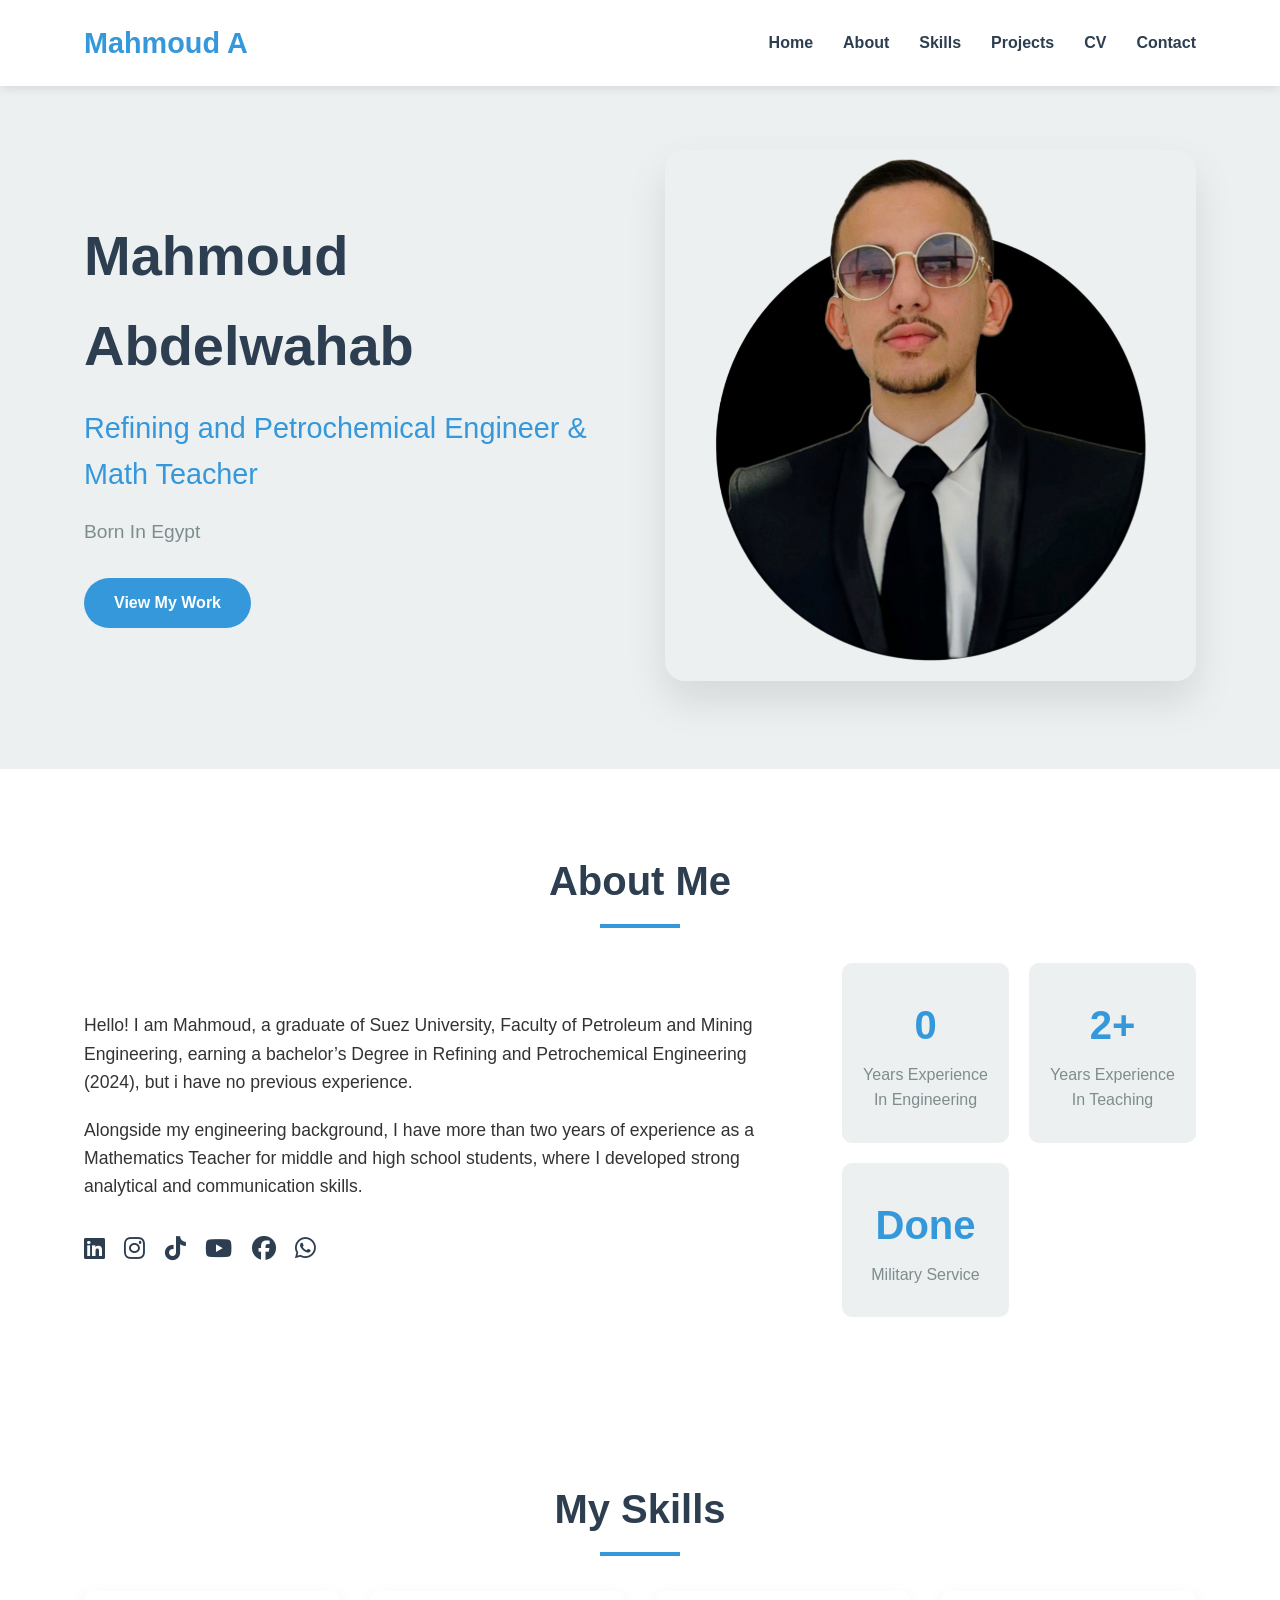
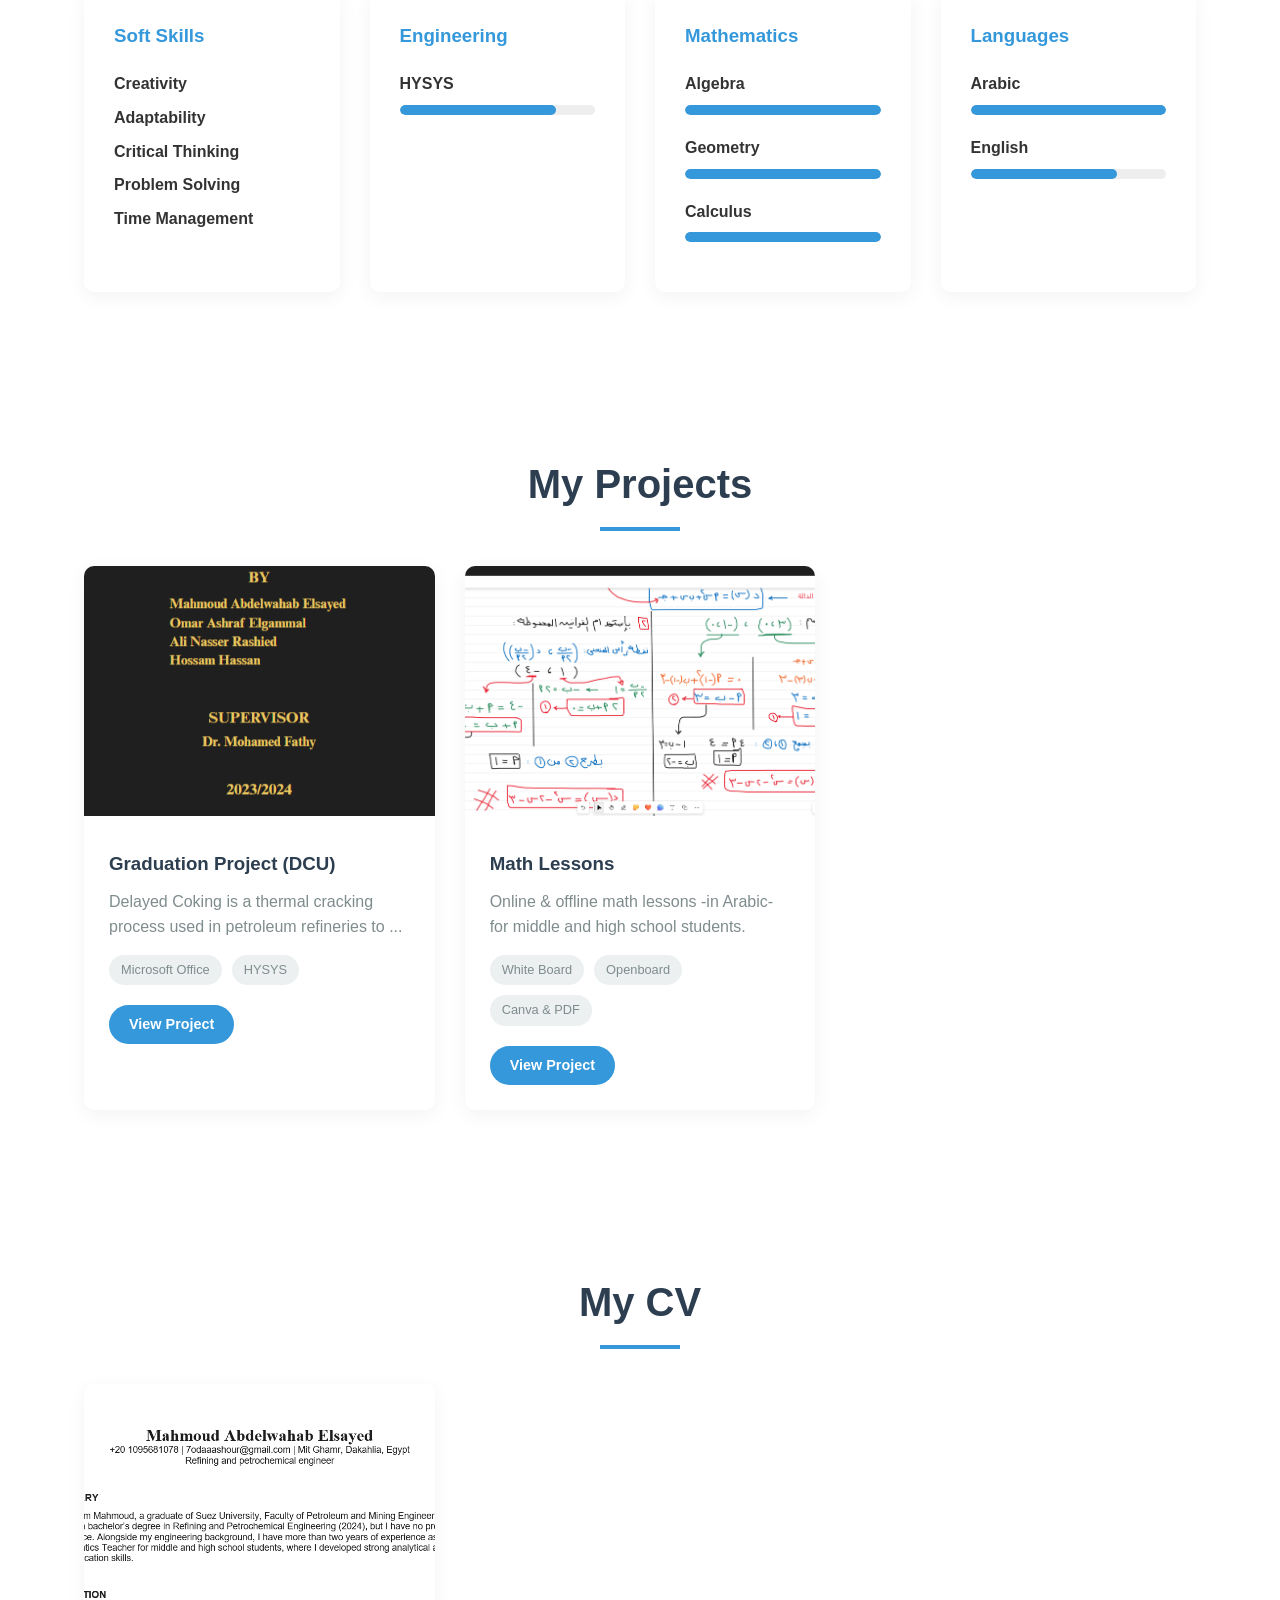
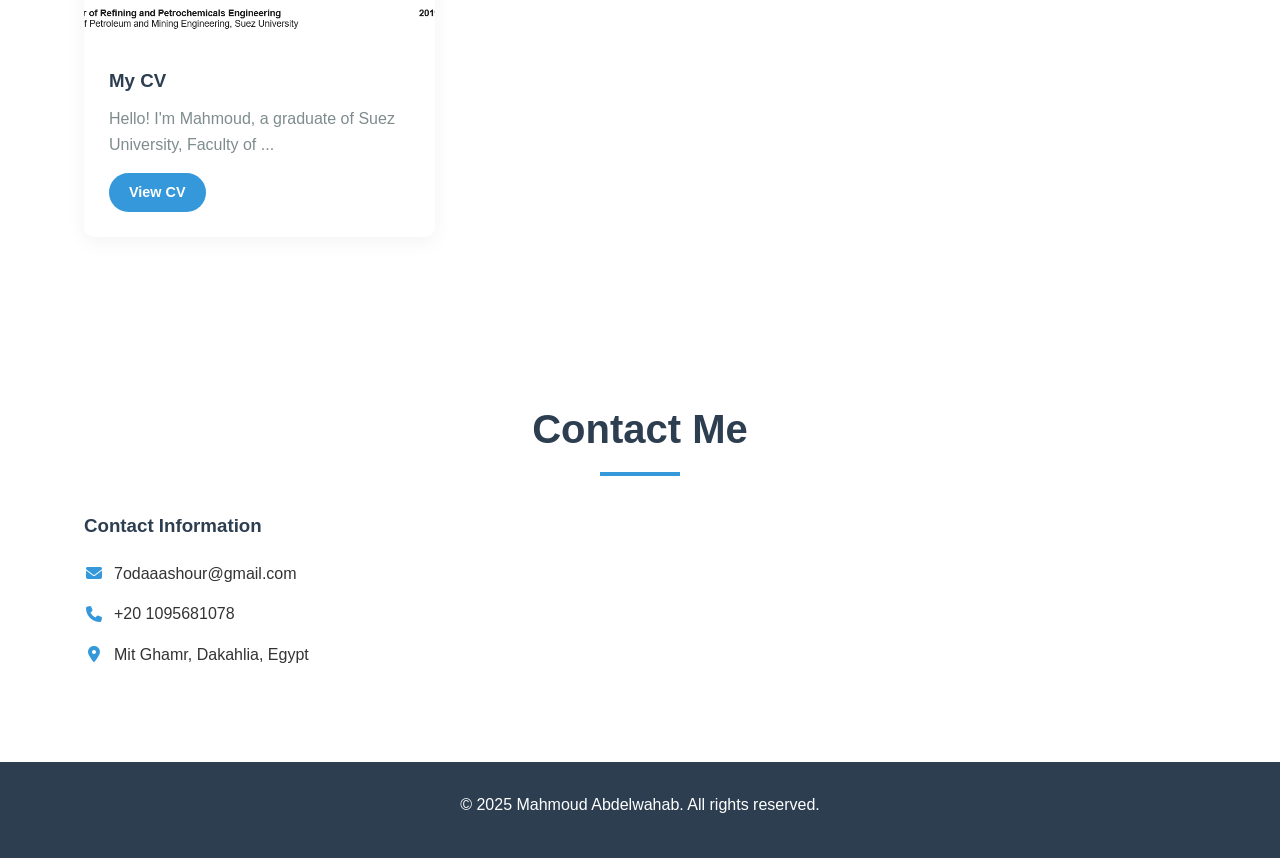
<file: index.html>
<!DOCTYPE html>
<html lang="en">
<head>
    <meta charset="UTF-8">
    <meta name="viewport" content="width=device-width, initial-scale=1.0">
    <title>Mahmoud Abdelwahab</title>
    <link rel="stylesheet" href="https://cdnjs.cloudflare.com/ajax/libs/font-awesome/6.4.0/css/all.min.css">
    <link rel="stylesheet" href="sources\css\index.css">
</head>
<body>
    <header>
        <div class="container">
            <nav>
                <div class="logo">Mahmoud A</div>
                <ul class="nav-links">
                    <li><a href="#home">Home</a></li>
                    <li><a href="#about">About</a></li>
                    <li><a href="#skills">Skills</a></li>
                    <li><a href="#projects">Projects</a></li>
                    <li><a href="#CV">CV</a></li>
                    <li><a href="#contact">Contact</a></li>
                </ul>
                <div class="hamburger">
                    <div class="line"></div>
                    <div class="line"></div>
                    <div class="line"></div>
                </div>
            </nav>
        </div>
    </header>

    <section id="home" class="hero">
        <div class="container">
            <div class="hero-content">
                <h1>Mahmoud Abdelwahab</h1>
                <h2>Refining and Petrochemical Engineer & Math Teacher</h2>
                <p>Born In Egypt</p>
                <a href="#projects" class="btn">View My Work</a>
            </div>
            <div class="hero-image">
                <img src="sources\pic\Mahmoud Abdelwahab.png" alt="Personal Image">
            </div>
        </div>
    </section>

    <section id="about" class="about">
        <div class="container">
            <h2 class="section-title">About Me</h2>
            <div class="about-content">
                <div class="about-text">
                    <p>Hello! I am Mahmoud, a graduate of Suez University, Faculty of Petroleum and Mining Engineering, earning a bachelor’s Degree in Refining and Petrochemical Engineering (2024), but i have no previous experience.</p>
                    <p>Alongside my engineering background, I have more than two years of experience as a Mathematics Teacher for middle and high school students, where I developed strong analytical and communication skills.</p>
                    <div class="social-links">
                        <a href="https://www.linkedin.com/in/mahmoud-abdelwahab-081250357 "><i class="fab fa-linkedin"></i></a>
                        <a href="https://www.instagram.com/ma7__3sh?igsh=ZHA2cTI4MmNscHJ5"><i class="fab fa-instagram"></i></a>
                        <a href="https://www.tiktok.com/@ma7_3sh?_t=ZS-8vLDbDeLqgJ&_r=1"><i class="fab fa-tiktok"></i></a>
                        <a href="https://youtube.com/@ma7_sa5?si=1n4Pg2dBN-iVze6s"><i class="fab fa-youtube"></i></a>
                        <a href="https://www.facebook.com/share/1EYcKmpx8f/"><i class="fab fa-facebook"></i></a>
                        <a href="https://wa.me/+201095681078"><i class="fab fa-whatsapp"></i></a>
                    </div>
                </div>
                <div class="about-stats">
                    <div class="stat-item">
                        <h3>0</h3>
                        <p>Years Experience In Engineering</p>
                    </div>
                    <div class="stat-item">
                        <h3>2+</h3>
                        <p>Years Experience In Teaching</p>
                    </div>
                    <div class="stat-item">
                        <h3>Done</h3>
                        <p>Military Service</p>
                    </div>
                </div>
            </div>
        </div>
    </section>

    <section id="skills" class="skills">
        <div class="container">
            <h2 class="section-title">My Skills</h2>
            <div class="skills-container">
                <div class="skill-category">
                    <h3>Soft Skills</h3>
                    <div class="skill-item">
                        <span>Creativity</span>
                        <span>Adaptability</span>
                        <span>Critical Thinking</span>
                        <span>Problem Solving</span>
                        <span>Time Management</span>
                    </div>
                </div>

                <div class="skill-category">
                    <h3>Engineering</h3>
                    <div class="skill-item">
                        <span>HYSYS</span>
                        <div class="skill-bar">
                            <div class="skill-level" style="width: 80%"></div>
                        </div>
                    </div>
                </div>
                
                <div class="skill-category">
                    <h3>Mathematics</h3>
                    <div class="skill-item">
                        <span>Algebra</span>
                        <div class="skill-bar">
                            <div class="skill-level" style="width: 100%"></div>
                        </div>
                    </div>
                    <div class="skill-item">
                        <span>Geometry</span>
                        <div class="skill-bar">
                            <div class="skill-level" style="width: 100%"></div>
                        </div>
                    </div>
                    <div class="skill-item">
                        <span>Calculus</span>
                        <div class="skill-bar">
                            <div class="skill-level" style="width: 100%"></div>
                        </div>
                    </div>
                </div>
                
                <div class="skill-category">
                    <h3>Languages</h3>
                    <div class="skill-item">
                        <span>Arabic</span>
                        <div class="skill-bar">
                            <div class="skill-level" style="width: 100%"></div>
                        </div>
                    </div>
                    <div class="skill-item">
                        <span>English</span>
                        <div class="skill-bar">
                            <div class="skill-level" style="width: 75%"></div>
                        </div>
                    </div>
                </div>
            </div>
        </div>
    </section>

    <section id="projects" class="projects">
        <div class="container">
            <h2 class="section-title">My Projects</h2>
            <div class="projects-grid">
                <div class="project-card">
                    <img src="sources\pic\graduation book 2.PNG" alt="Engineering">
                    <div class="project-info">
                        <h3>Graduation Project (DCU)</h3>
                        <p>Delayed Coking is a thermal cracking process used in petroleum refineries to ...</p>
                        <div class="project-tags">
                            <span>Microsoft Office</span>
                            <span>HYSYS</span>
                        </div>
                        <a href="" class="btn btn-small">View Project</a>
                    </div>
                </div>
                
                <div class="project-card">
                    <img src="sources\pic\المنحني.png" alt="Mathematics">
                    <div class="project-info">
                        <h3>Math Lessons</h3>
                        <p>Online & offline math lessons -in Arabic- for middle and high school students.</p>
                        <div class="project-tags">
                            <span>White Board</span>
                            <span>Openboard</span>
                            <span>Canva & PDF</span>
                        </div>
                        <a href="sources\pdf\Math Lessons.pdf" class="btn btn-small">View Project</a>
                    </div>
                </div>
                
            </div>
        </div>
    </section>

    <section id="CV" class="projects">
        <div class="container">
            <h2 class="section-title">My CV</h2>
            <div class="projects-grid">
                <div class="project-card">
                    <img src="sources\pic\Screenshot 2025-04-08 160132.png" alt="CV">
                    <div class="project-info">
                        <h3>My CV</h3>
                        <p>Hello! I'm Mahmoud, a graduate of Suez University, Faculty of ...</p>
                        <a href="sources\pdf\My CV.docx" class="btn btn-small">View CV<a>
                    </div>
                </div>
            </div>
        </div>
    </section>

    <section id="contact" class="contact">
        <div class="container">
            <h2 class="section-title">Contact Me</h2>
            <div class="contact-container">
                <div class="contact-info">
                    <h3>Contact Information</h3>
                    <p><i class="fas fa-envelope"></i>7odaaashour@gmail.com</p>
                    <p><i class="fas fa-phone"></i>+20 1095681078</p>
                    <p><i class="fas fa-map-marker-alt"></i>Mit Ghamr, Dakahlia, Egypt</p>
                </div>
                
            </div>
        </div>

    </section>

    <footer>
        <div class="container">
            <p>&copy; 2025 Mahmoud Abdelwahab. All rights reserved.</p>

        </div>
    </footer>

    <script src="sources\java\index.java"></script>
</body>
</html>
</file>
